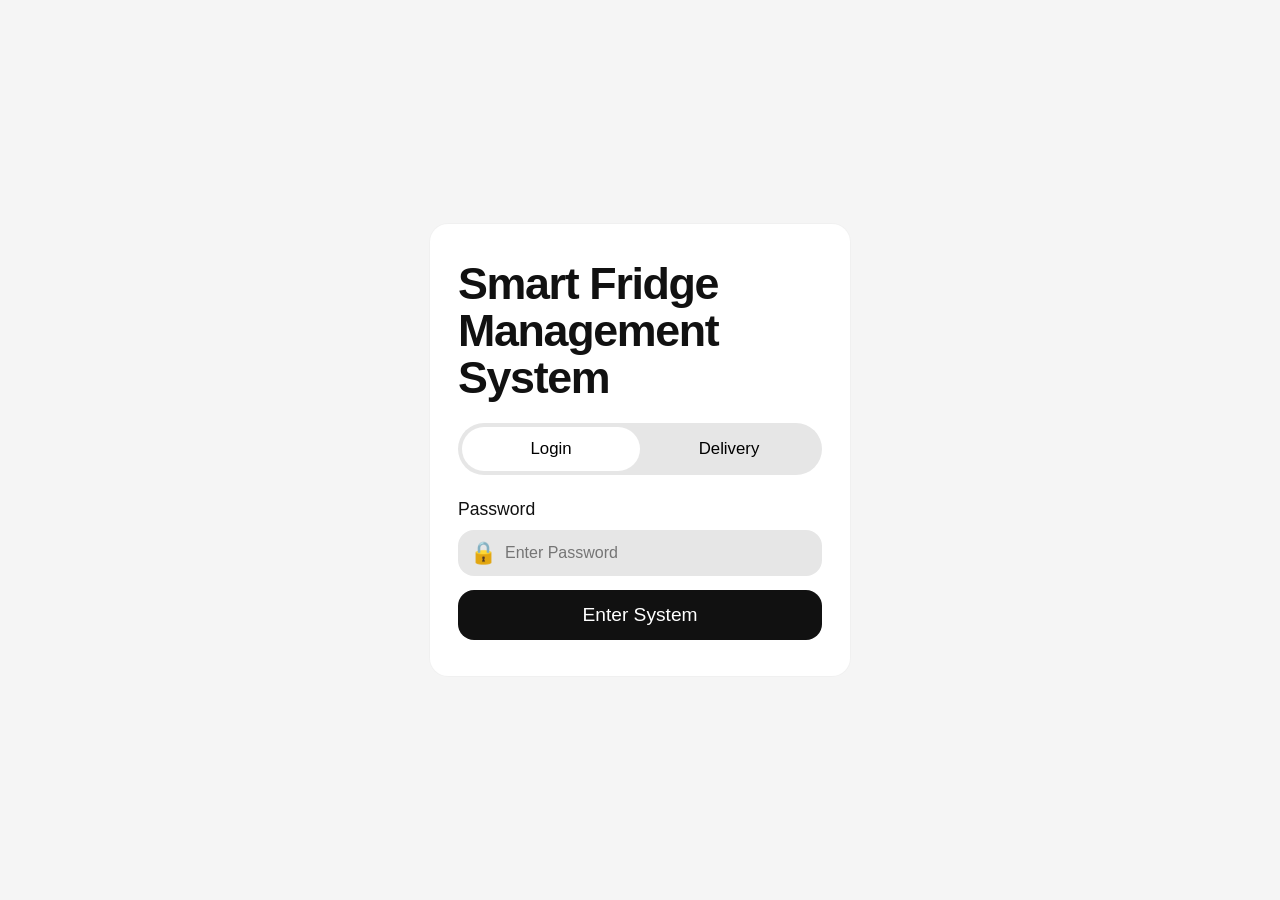
<file: src/main/index.html>
<!doctype html>
<html lang="en">
<head>
  <meta charset="UTF-8" />
  <meta name="viewport" content="width=device-width, initial-scale=1.0" />
  <title>Smart Fridge Login</title>
  <link rel="stylesheet" href="styles.css" />
</head>
<body>
<main id="app" class="page">
  <section class="card" id="auth-card">
    <h1>Smart Fridge<br />Management<br />System</h1>

    <div class="switch" role="tablist" aria-label="Login mode selector">
      <button id="tab-login" class="switch-btn active" type="button" role="tab" aria-selected="true">Login</button>
      <button id="tab-delivery" class="switch-btn" type="button" role="tab" aria-selected="false">Delivery</button>
    </div>

    <form id="password-form" class="panel" autocomplete="off">
      <label for="password-input">Password</label>
      <div class="input-row">
        <span class="icon" aria-hidden="true">🔒</span>
        <input id="password-input" name="password" type="password" placeholder="Enter Password" required />
      </div>
      <button class="action" type="submit">Enter System</button>
    </form>

    <form id="delivery-form" class="panel hidden" autocomplete="off">
      <label for="phone-input">Phone Number</label>
      <input id="phone-input" name="phone" type="tel" placeholder="Enter your phone number" pattern="[0-9+\-\s]{7,}" required />
      <button class="action" type="submit">Send OTP</button>
      <p id="delivery-hint" class="hint hidden" aria-live="polite"></p>
    </form>
  </section>
</main>

<script src="app.js"></script>
</body>
</html>
</file>
<file: src/main/styles.css>
:root {
  --bg: #f5f5f5;
  --card: #ffffff;
  --soft: #e6e6e6;
  --dark: #111;
  --text: #111;
  --orange: #ff6b00;
}

* {
  box-sizing: border-box;
  font-family: Arial, Helvetica, sans-serif;
}

body {
  margin: 0;
  min-height: 100vh;
  background: var(--bg);
  display: grid;
  place-items: center;
}

.page {
  width: min(92vw, 420px);
  min-height: 680px;
  display: grid;
  place-items: center;
}

.card,
.driver-page {
  width: 100%;
}

.card {
  border-radius: 18px;
  background: var(--card);
  padding: 36px 28px;
  box-shadow: 0 0 0 1px rgba(0, 0, 0, 0.02);
}

h1 {
  margin: 0 0 22px;
  font-size: clamp(2rem, 6vw, 2.8rem);
  line-height: 1.05;
  letter-spacing: -0.03em;
  color: var(--text);
}

.switch {
  background: var(--soft);
  border-radius: 999px;
  padding: 4px;
  display: flex;
  margin-bottom: 24px;
}

.switch-btn {
  flex: 1;
  border: 0;
  border-radius: 999px;
  background: transparent;
  padding: 12px 10px;
  font-size: 1.05rem;
  cursor: pointer;
}

.switch-btn.active {
  background: #fff;
}

.panel {
  display: grid;
  gap: 10px;
}

.hidden {
  display: none;
}

label {
  font-size: 1.1rem;
  color: var(--text);
}

input,
select {
  border: 0;
  background: #fff;
  border-radius: 16px;
  padding: 14px 16px;
  font-size: 1rem;
  width: 100%;
}

input:focus,
select:focus {
  outline: 2px solid #c5c5c5;
}

.input-row {
  display: flex;
  align-items: center;
  background: var(--soft);
  border-radius: 16px;
  padding-inline: 12px;
}

.input-row input {
  background: transparent;
  padding-left: 8px;
}

.icon {
  font-size: 1.35rem;
}

.action,
.orange-btn,
.dark-btn {
  margin-top: 4px;
  border: 0;
  border-radius: 16px;
  color: white;
  padding: 14px;
  font-size: 1.2rem;
  cursor: pointer;
}

.action,
.dark-btn {
  background: #111;
}

.orange-btn {
  background: var(--orange);
}

.hint {
  margin: 2px 4px 0;
  font-size: 0.95rem;
  color: #4b4f53;
}

.driver-page {
  padding: 14px 8px 20px;
}

.header-card,
.actions-card,
.record-form-card,
.edit-card {
  background: var(--soft);
  border-radius: 18px;
  padding: 18px;
}

.header-card {
  margin-bottom: 22px;
}

.header-card p {
  margin: 0;
  font-size: 1.1rem;
}

.header-card h2 {
  margin: 8px 0 0;
  font-size: 2rem;
}

.actions-card {
  display: grid;
  gap: 14px;
  padding: 22px;
}

.actions-card .orange-btn,
.actions-card .dark-btn {
  width: 80%;
  margin-inline: auto;
}

.back-btn {
  border: 0;
  background: transparent;
  font-size: 1.8rem;
  cursor: pointer;
  margin-bottom: 6px;
}

.record-form-card h3,
.edit-card h3 {
  margin: 0 0 12px;
  font-size: 2rem;
}

.edit-card {
  display: grid;
  gap: 12px;
  margin-top: 40px;
}

.edit-card .orange-btn {
  width: 55%;
  justify-self: center;
}

.total-line {
  margin: 14px 4px;
  font-size: 1.3rem;
}

.records-list {
  display: grid;
  gap: 12px;
}

.record-card {
  background: #fff;
  border-radius: 14px;
  padding: 12px;
}

.record-top {
  display: flex;
  justify-content: space-between;
  align-items: center;
}

.record-actions {
  display: flex;
  align-items: center;
  gap: 4px;
}

.pill {
  display: inline-block;
  margin-left: 8px;
  padding: 2px 8px;
  border-radius: 10px;
  font-size: 0.85rem;
  background: #ffe1cc;
  color: var(--orange);
}

.edit,
.trash {
  border: 0;
  background: transparent;
  cursor: pointer;
  font-size: 1.2rem;
}

.qty-row,
.date-row {
  margin-top: 8px;
  display: flex;
  justify-content: space-between;
  gap: 10px;
  flex-wrap: wrap;
  font-size: 0.95rem;
}
</file>
